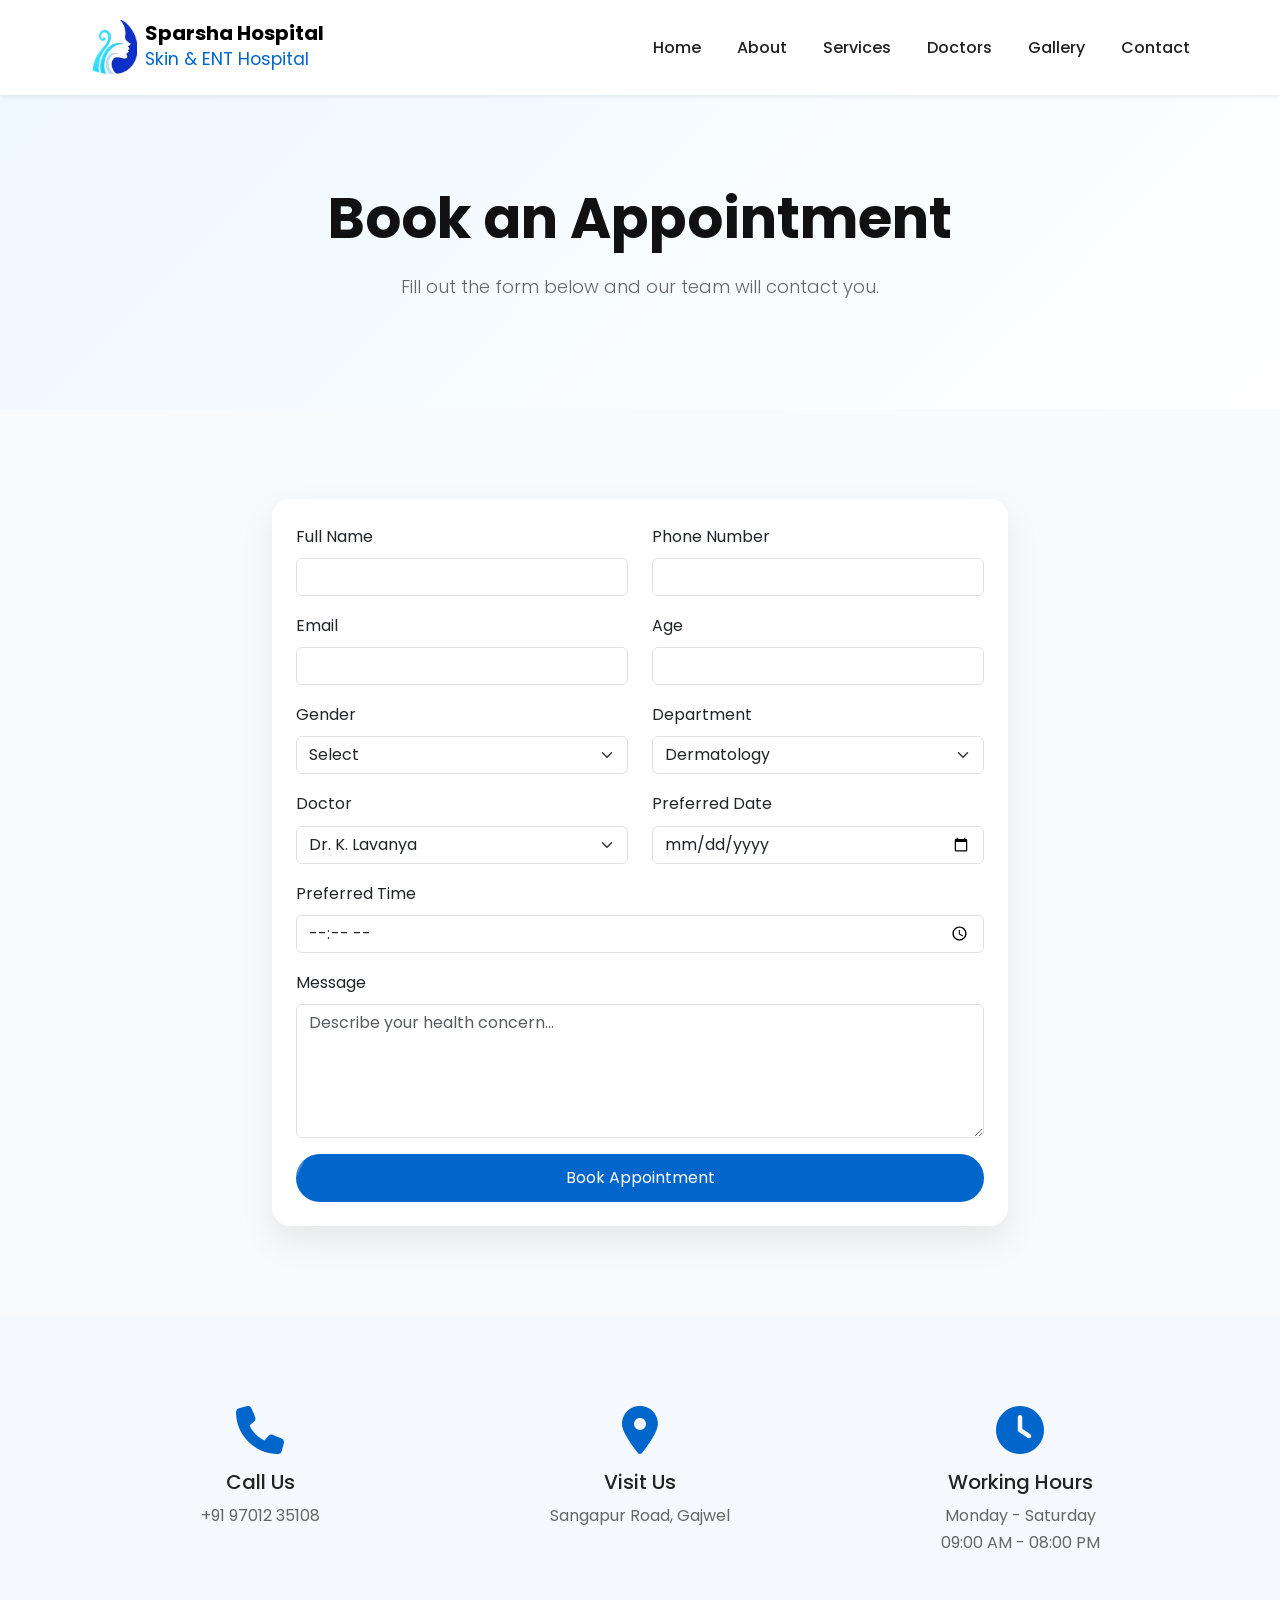
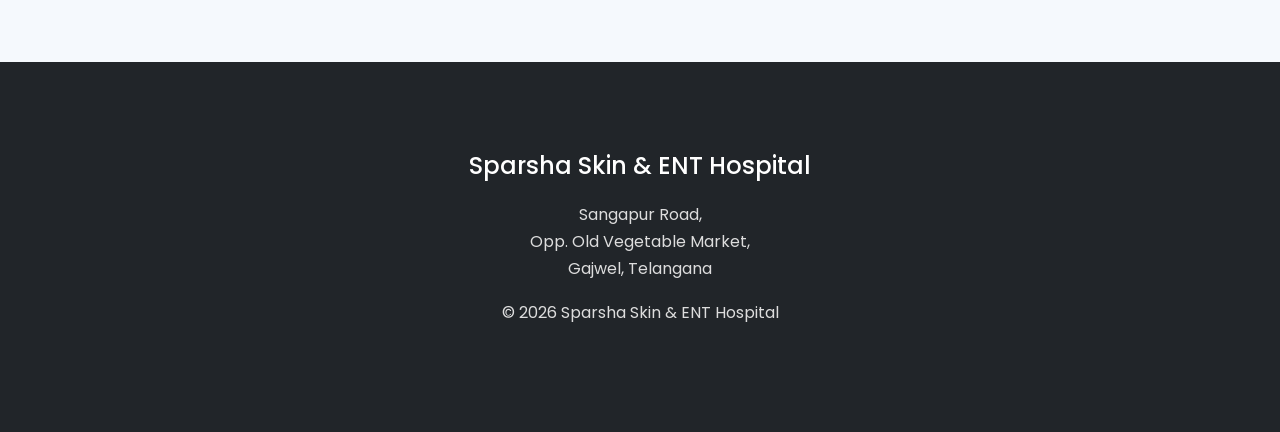
<file: appointment.html>
<link rel="stylesheet" href="css/animations.css">
<!DOCTYPE html>
<html lang="en">

<head>

<meta charset="UTF-8">
<meta name="viewport" content="width=device-width, initial-scale=1.0">

<title>Book Appointment | Sparsha Skin & ENT Hospital</title>

<!-- Bootstrap -->
<link href="https://cdn.jsdelivr.net/npm/bootstrap@5.3.7/dist/css/bootstrap.min.css" rel="stylesheet">

<!-- Font Awesome -->
<link rel="stylesheet" href="https://cdnjs.cloudflare.com/ajax/libs/font-awesome/6.7.2/css/all.min.css">

<!-- Google Font -->
<link href="https://fonts.googleapis.com/css2?family=Poppins:wght@300;400;500;600;700&display=swap" rel="stylesheet">

<link rel="stylesheet" href="css/style.css">
<link rel="stylesheet" href="css/responsive.css">

</head>

<body>
    <!-- ================= PRELOADER ================= -->

<div id="preloader">

    <div class="loader-box">

        <img src="images/logo.png"
             alt="Sparsha Hospital Logo"
             class="loader-logo">

        <div class="loader-circle"></div>

        <h4>Sparsha Hospital</h4>

        <p>Loading...</p>

    </div>

</div>

<!-- NAVBAR -->

<nav class="navbar navbar-expand-lg navbar-light bg-white shadow-sm sticky-top">

<div class="container">

<a class="navbar-brand d-flex align-items-center" href="index.html">

<img src="images/logo.png" width="55">

<div class="ms-2">

<h5 class="mb-0">Sparsha Hospital</h5>

<small class="text-primary">Skin & ENT Hospital</small>

</div>

</a>

<button class="navbar-toggler"
data-bs-toggle="collapse"
data-bs-target="#menu">

<span class="navbar-toggler-icon"></span>

</button>

<div class="collapse navbar-collapse" id="menu">

<ul class="navbar-nav ms-auto">

<li class="nav-item"><a class="nav-link" href="index.html">Home</a></li>
<li class="nav-item"><a class="nav-link" href="about.html">About</a></li>
<li class="nav-item"><a class="nav-link" href="services.html">Services</a></li>
<li class="nav-item"><a class="nav-link" href="doctors.html">Doctors</a></li>
<li class="nav-item"><a class="nav-link" href="gallery.html">Gallery</a></li>
<li class="nav-item"><a class="nav-link" href="contact.html">Contact</a></li>

</ul>

</div>

</div>

</nav>

<!-- PAGE HEADER -->

<section class="hero">

<div class="container text-center">

<h1 class="fw-bold">

Book an Appointment

</h1>

<p class="lead">

Fill out the form below and our team will contact you.

</p>

</div>

</section>

<!-- APPOINTMENT FORM -->

<section class="py-5">

<div class="container">

<div class="row justify-content-center">

<div class="col-lg-8">

<div class="card shadow p-4">

<form action="php/appointment.php" method="POST">

<div class="row">

<div class="col-md-6 mb-3">

<label class="form-label">Full Name</label>

<input type="text"
class="form-control"
name="name"
required>

</div>

<div class="col-md-6 mb-3">

<label class="form-label">Phone Number</label>

<input type="tel"
class="form-control"
name="phone"
required>

</div>

<div class="col-md-6 mb-3">

<label class="form-label">Email</label>

<input type="email"
class="form-control"
name="email">

</div>

<div class="col-md-6 mb-3">

<label class="form-label">Age</label>

<input type="number"
class="form-control"
name="age">

</div>

<div class="col-md-6 mb-3">

<label class="form-label">Gender</label>

<select class="form-select" name="gender">

<option>Select</option>

<option>Male</option>

<option>Female</option>

<option>Other</option>

</select>

</div>

<div class="col-md-6 mb-3">

<label class="form-label">Department</label>

<select class="form-select" name="department">

<option>Dermatology</option>

<option>ENT</option>

</select>

</div>

<div class="col-md-6 mb-3">

<label class="form-label">Doctor</label>

<select class="form-select" name="doctor">

<option>Dr. K. Lavanya</option>

<option>Dr. S. SHEIK</option>

<option>Dr. B. Raghavendra Goud</option>

</select>

</div>

<div class="col-md-6 mb-3">

<label class="form-label">Preferred Date</label>

<input type="date"
class="form-control"
name="date">

</div>

<div class="col-md-12 mb-3">

<label class="form-label">Preferred Time</label>

<input type="time"
class="form-control"
name="time">

</div>

<div class="col-md-12 mb-3">

<label class="form-label">Message</label>

<textarea
class="form-control"
rows="5"
name="message"
placeholder="Describe your health concern..."></textarea>

</div>

<div class="col-12">

<button class="btn btn-primary w-100">

Book Appointment

</button>

</div>

</div>

</form>

</div>

</div>

</div>

</div>

</section>

<!-- CONTACT INFO -->

<section class="bg-light py-5">

<div class="container">

<div class="row text-center">

<div class="col-md-4">

<i class="fa-solid fa-phone fa-3x text-primary mb-3"></i>

<h5>Call Us</h5>

<p>+91 97012 35108</p>

</div>

<div class="col-md-4">

<i class="fa-solid fa-location-dot fa-3x text-primary mb-3"></i>

<h5>Visit Us</h5>

<p>Sangapur Road, Gajwel</p>

</div>

<div class="col-md-4">

<i class="fa-solid fa-clock fa-3x text-primary mb-3"></i>

<h5>Working Hours</h5>

<p>Monday - Saturday<br>09:00 AM - 08:00 PM</p>

</div>

</div>

</div>

</section>

<!-- FOOTER -->

<footer class="bg-dark text-white py-5">

<div class="container text-center">

<h4>Sparsha Skin & ENT Hospital</h4>

<p>

Sangapur Road,<br>
Opp. Old Vegetable Market,<br>
Gajwel, Telangana

</p>

<p>

© 2026 Sparsha Skin & ENT Hospital

</p>

</div>

</footer>

<script src="https://cdn.jsdelivr.net/npm/bootstrap@5.3.7/dist/js/bootstrap.bundle.min.js"></script>

<script src="js/script.js"></script>

</body>

</html>
</file>
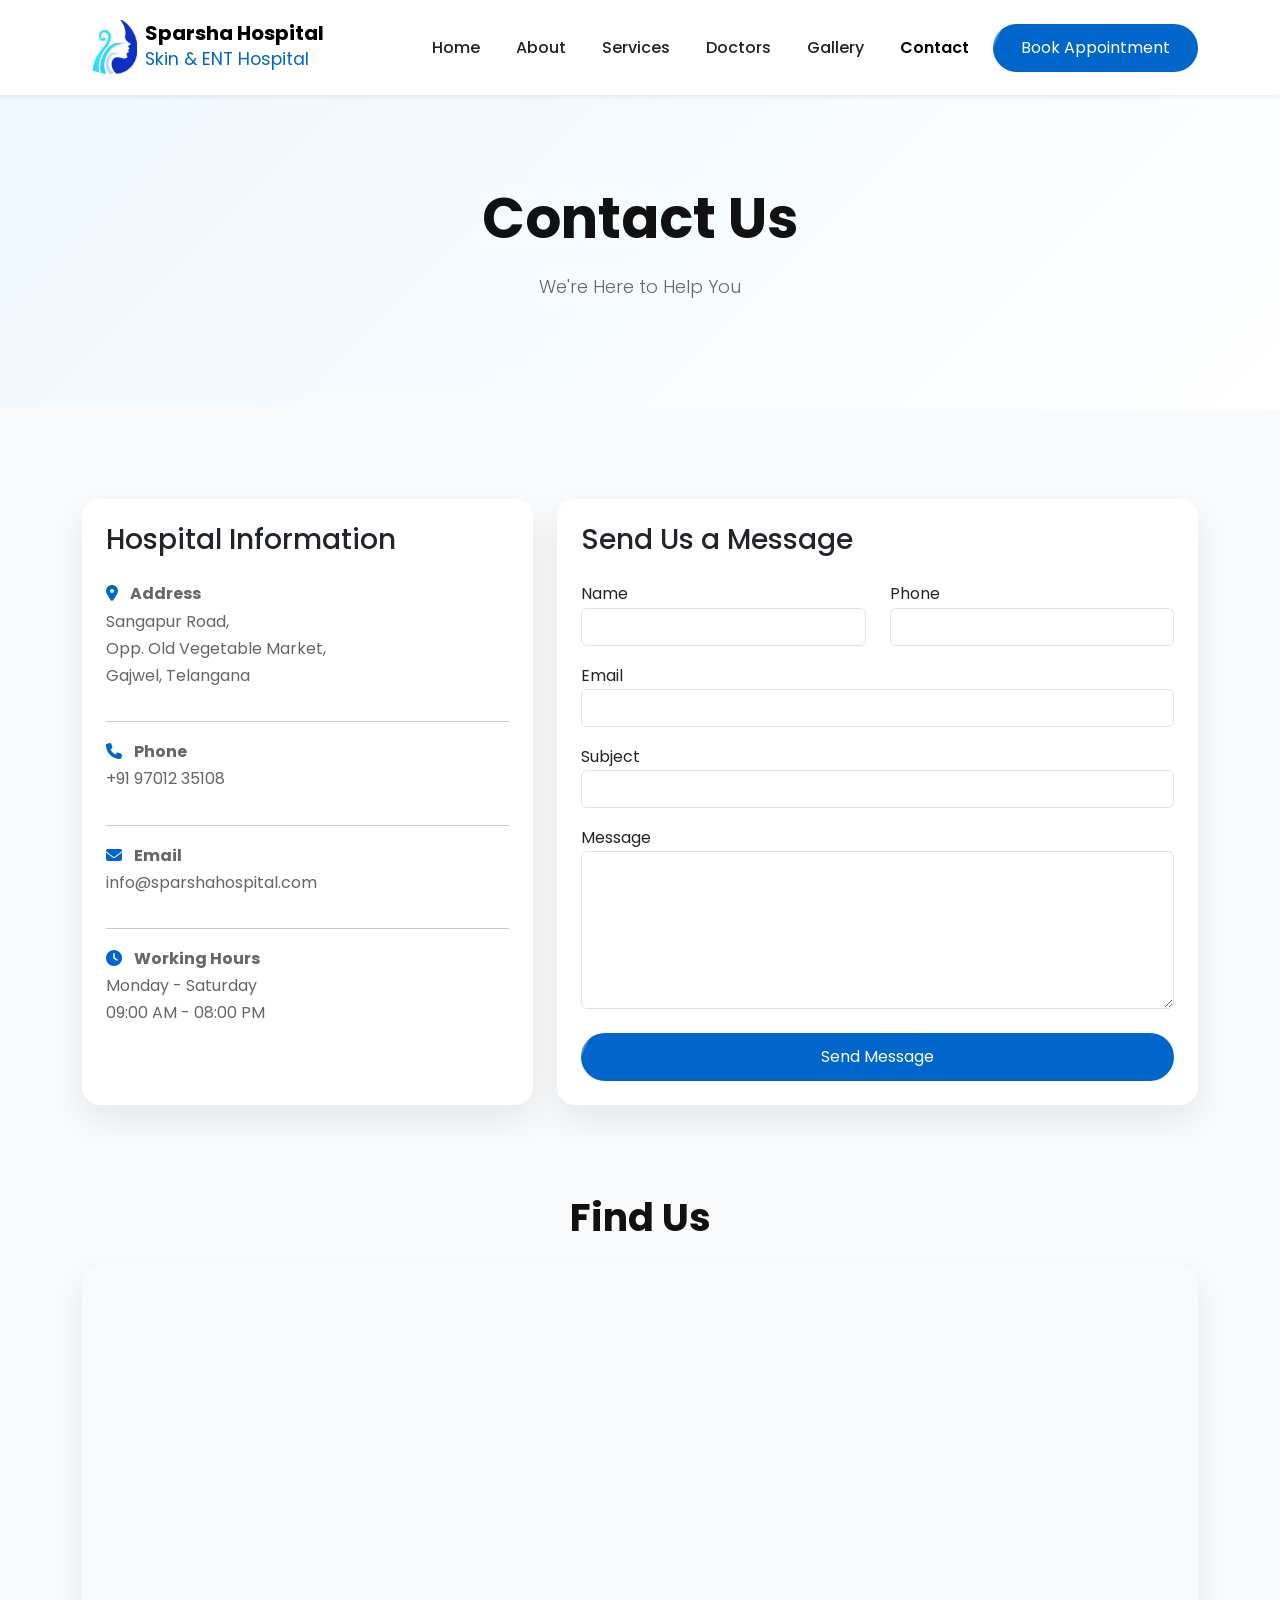
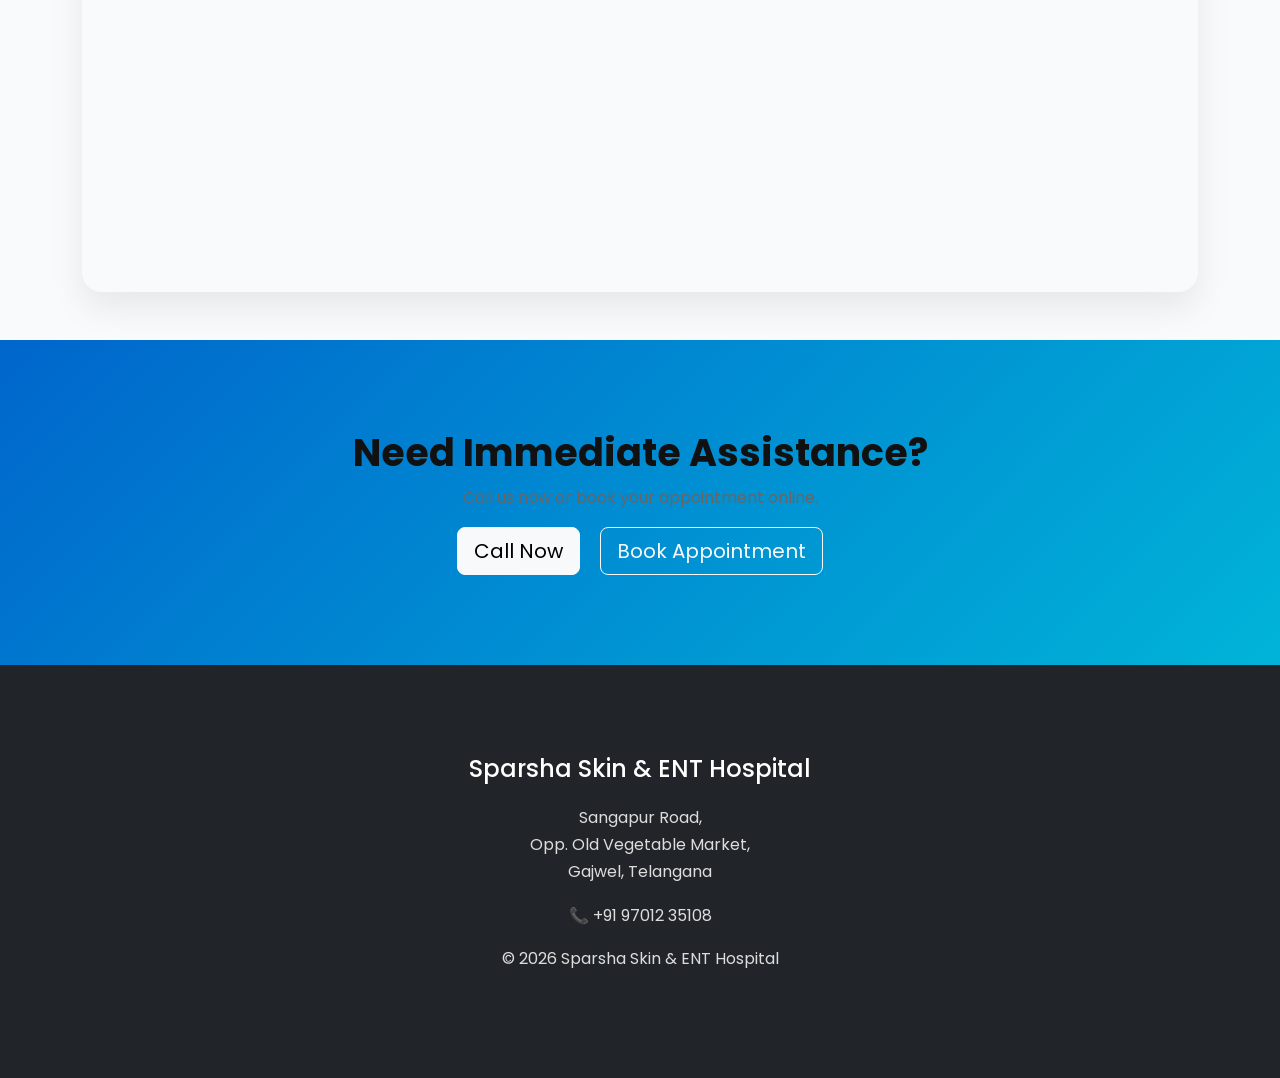
<file: contact.html>
<link rel="stylesheet" href="css/animations.css">
<!DOCTYPE html>
<html lang="en">

<head>

    <meta charset="UTF-8">
    <meta name="viewport" content="width=device-width, initial-scale=1.0">

    <title>Contact Us | Sparsha Skin & ENT Hospital</title>

    <!-- Bootstrap -->
    <link href="https://cdn.jsdelivr.net/npm/bootstrap@5.3.7/dist/css/bootstrap.min.css" rel="stylesheet">

    <!-- Font Awesome -->
    <link rel="stylesheet"
        href="https://cdnjs.cloudflare.com/ajax/libs/font-awesome/6.7.2/css/all.min.css">

    <!-- Google Fonts -->
    <link href="https://fonts.googleapis.com/css2?family=Poppins:wght@300;400;500;600;700&display=swap"
        rel="stylesheet">

    <link rel="stylesheet" href="css/style.css">
    <link rel="stylesheet" href="css/responsive.css">

</head>

<body>

    <!-- ================= PRELOADER ================= -->

<div id="preloader">

    <div class="loader-box">

        <img src="images/logo.png"
             alt="Sparsha Hospital Logo"
             class="loader-logo">

        <div class="loader-circle"></div>

        <h4>Sparsha Hospital</h4>

        <p>Loading...</p>

    </div>

</div>

<!-- ================= NAVBAR ================= -->

<nav class="navbar navbar-expand-lg navbar-light bg-white shadow-sm sticky-top">

<div class="container">

<a class="navbar-brand d-flex align-items-center" href="index.html">

<img src="images/logo.png" width="55">

<div class="ms-2">

<h5 class="mb-0">Sparsha Hospital</h5>

<small class="text-primary">Skin & ENT Hospital</small>

</div>

</a>

<button class="navbar-toggler" data-bs-toggle="collapse" data-bs-target="#menu">

<span class="navbar-toggler-icon"></span>

</button>

<div class="collapse navbar-collapse" id="menu">

<ul class="navbar-nav ms-auto">

<li class="nav-item"><a class="nav-link" href="index.html">Home</a></li>
<li class="nav-item"><a class="nav-link" href="about.html">About</a></li>
<li class="nav-item"><a class="nav-link" href="services.html">Services</a></li>
<li class="nav-item"><a class="nav-link" href="doctors.html">Doctors</a></li>
<li class="nav-item"><a class="nav-link" href="gallery.html">Gallery</a></li>
<li class="nav-item"><a class="nav-link active" href="contact.html">Contact</a></li>

</ul>

<a href="appointment.html" class="btn btn-primary ms-lg-3">

Book Appointment

</a>

</div>

</div>

</nav>

<!-- ================= PAGE HEADER ================= -->

<section class="hero">

<div class="container text-center">

<h1 class="fw-bold">

Contact Us

</h1>

<p class="lead">

We're Here to Help You

</p>

</div>

</section>

<!-- ================= CONTACT INFO ================= -->

<section class="py-5">

<div class="container">

<div class="row g-4">

<div class="col-lg-5">

<div class="card shadow p-4 h-100">

<h3 class="mb-4">

Hospital Information

</h3>

<p>

<i class="fa-solid fa-location-dot text-primary me-2"></i>

<strong>Address</strong><br>

Sangapur Road,<br>

Opp. Old Vegetable Market,<br>

Gajwel, Telangana

</p>

<hr>

<p>

<i class="fa-solid fa-phone text-primary me-2"></i>

<strong>Phone</strong><br>

+91 97012 35108

</p>

<hr>

<p>

<i class="fa-solid fa-envelope text-primary me-2"></i>

<strong>Email</strong><br>

info@sparshahospital.com

</p>

<hr>

<p>

<i class="fa-solid fa-clock text-primary me-2"></i>

<strong>Working Hours</strong><br>

Monday - Saturday<br>

09:00 AM - 08:00 PM

</p>

</div>

</div>

<!-- CONTACT FORM -->

<div class="col-lg-7">

<div class="card shadow p-4">

<h3 class="mb-4">

Send Us a Message

</h3>

<form action="php/contact.php" method="POST">

<div class="row">

<div class="col-md-6 mb-3">

<label>Name</label>

<input type="text"
class="form-control"
name="name"
required>

</div>

<div class="col-md-6 mb-3">

<label>Phone</label>

<input type="tel"
class="form-control"
name="phone"
required>

</div>

<div class="col-md-12 mb-3">

<label>Email</label>

<input type="email"
class="form-control"
name="email">

</div>

<div class="col-md-12 mb-3">

<label>Subject</label>

<input type="text"
class="form-control"
name="subject">

</div>

<div class="col-md-12 mb-4">

<label>Message</label>

<textarea
class="form-control"
rows="6"
name="message"
required></textarea>

</div>

<div class="col-md-12">

<button class="btn btn-primary w-100">

Send Message

</button>

</div>

</div>

</form>

</div>

</div>

</div>

</div>

</section>

<!-- ================= GOOGLE MAP ================= -->

<section class="pb-5">

<div class="container">

<h2 class="text-center mb-4">

Find Us

</h2>

<div class="ratio ratio-16x9 shadow rounded">

<iframe
src="https://www.google.com/maps?q=Gajwel,+Telangana&output=embed"
style="border:0;"
allowfullscreen
loading="lazy">

</iframe>

</div>

</div>

</section>

<!-- ================= CTA ================= -->

<section class="bg-primary text-white py-5">

<div class="container text-center">

<h2>

Need Immediate Assistance?

</h2>

<p>

Call us now or book your appointment online.

</p>

<a href="tel:+919701235108"
class="btn btn-light btn-lg me-3">

Call Now

</a>

<a href="appointment.html"
class="btn btn-outline-light btn-lg">

Book Appointment

</a>

</div>

</section>

<!-- ================= FOOTER ================= -->

<footer class="bg-dark text-white py-5">

<div class="container text-center">

<h4>

Sparsha Skin & ENT Hospital

</h4>

<p>

Sangapur Road,<br>

Opp. Old Vegetable Market,<br>

Gajwel, Telangana

</p>

<p>

📞 +91 97012 35108

</p>

<p>

© 2026 Sparsha Skin & ENT Hospital

</p>

</div>

</footer>

<script src="https://cdn.jsdelivr.net/npm/bootstrap@5.3.7/dist/js/bootstrap.bundle.min.js"></script>

<script src="js/script.js"></script>

</body>

</html>
</file>
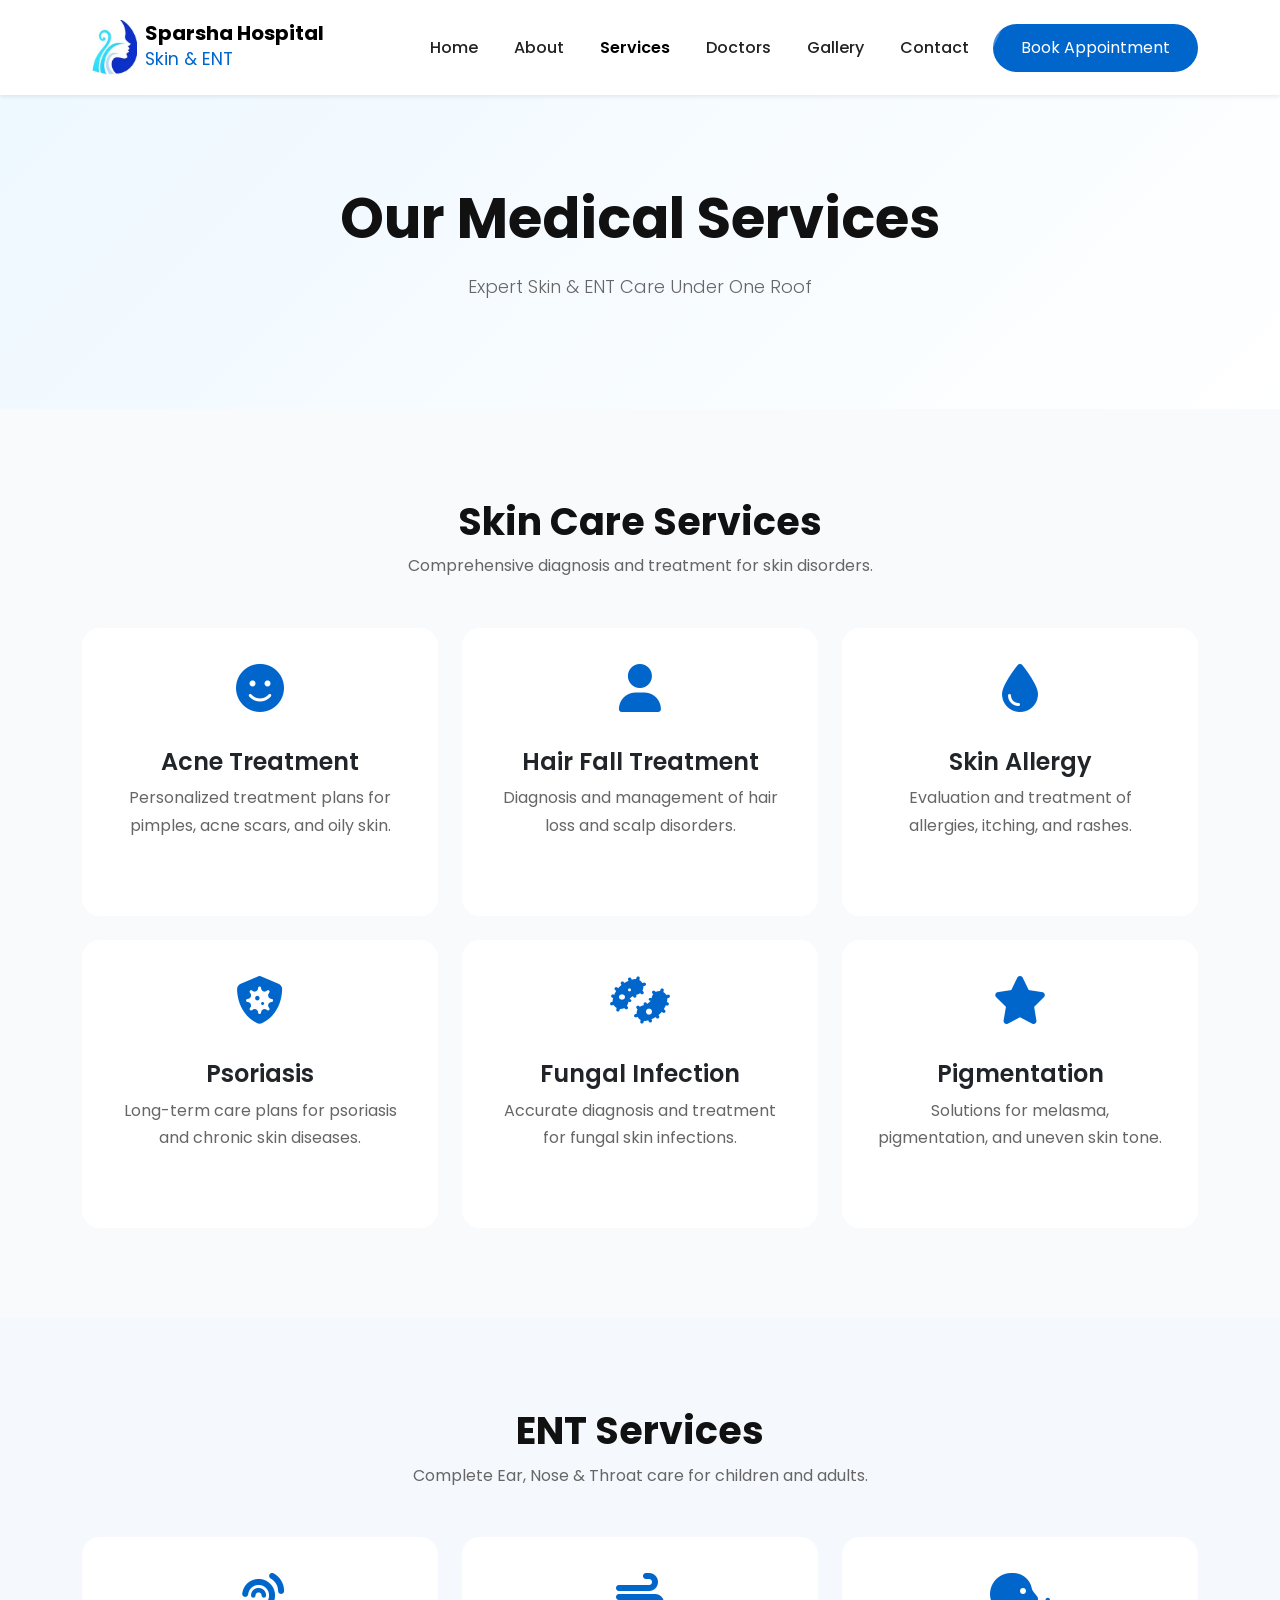
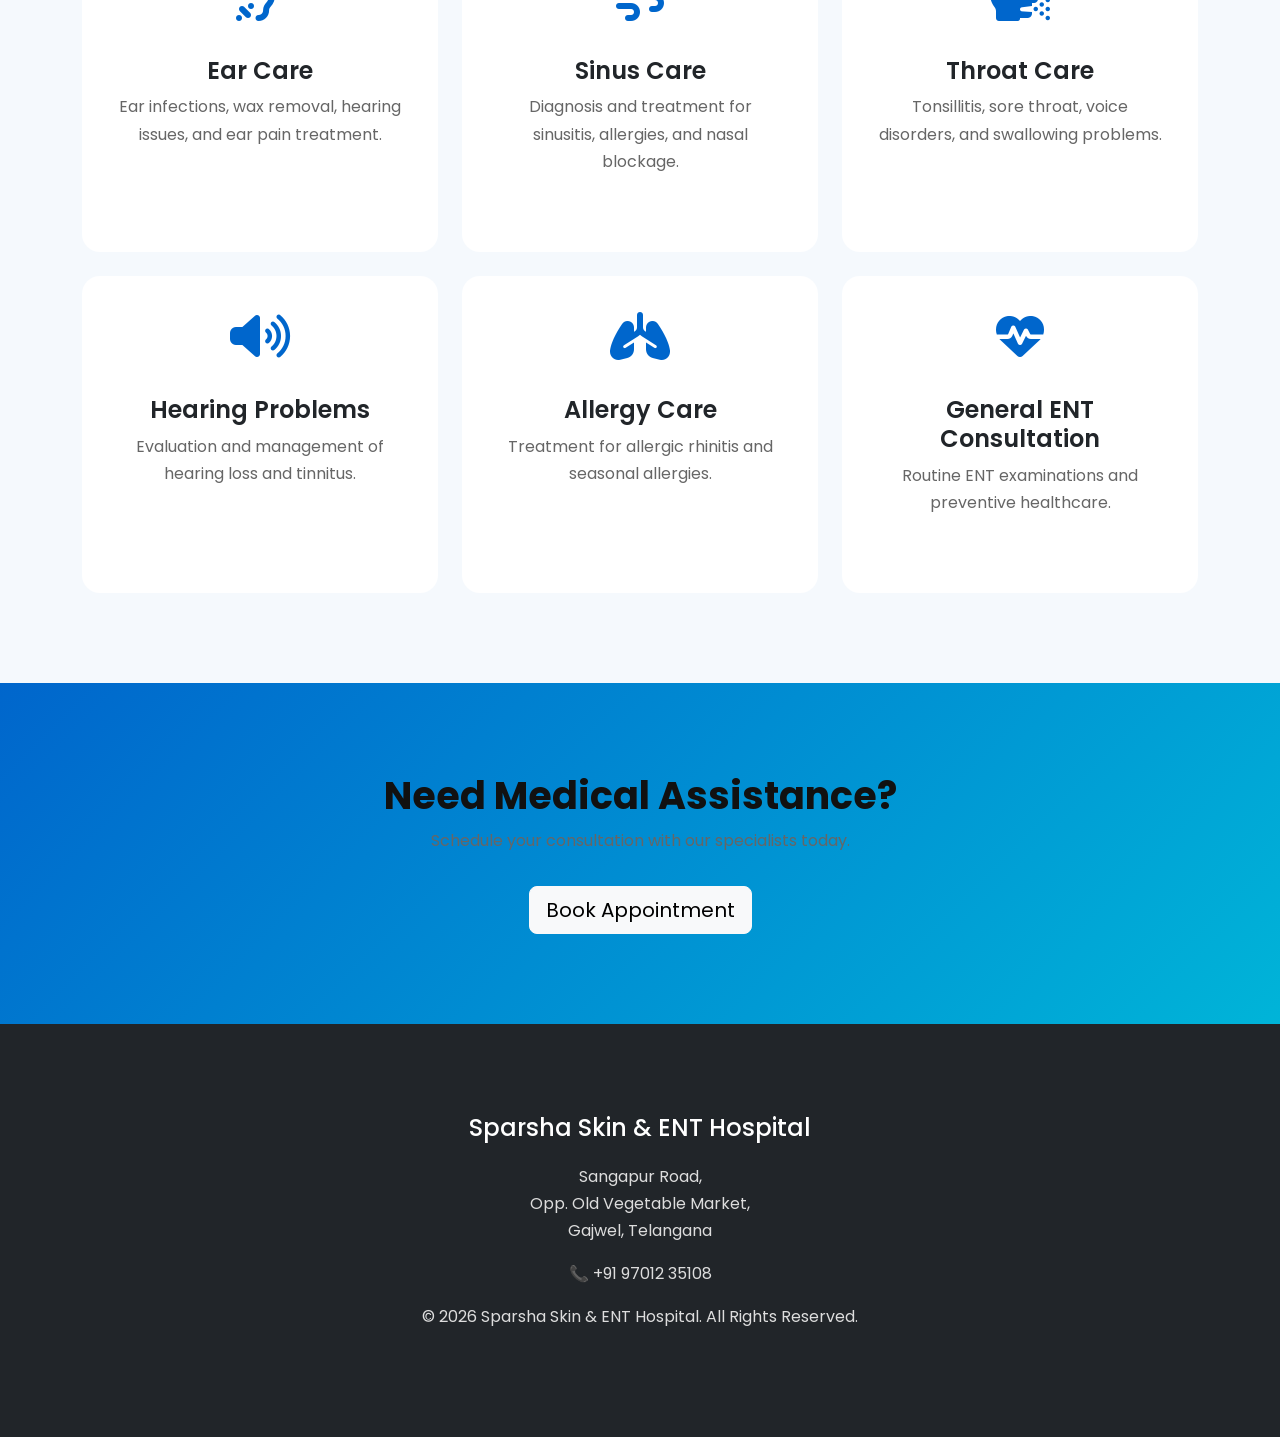
<file: services.html>
<link rel="stylesheet" href="css/animations.css">
<!DOCTYPE html>
<html lang="en">

<head>

<meta charset="UTF-8">
<meta name="viewport" content="width=device-width, initial-scale=1.0">

<title>Our Services | Sparsha Skin & ENT Hospital</title>

<!-- Bootstrap -->
<link href="https://cdn.jsdelivr.net/npm/bootstrap@5.3.7/dist/css/bootstrap.min.css" rel="stylesheet">

<!-- Font Awesome -->
<link rel="stylesheet"
href="https://cdnjs.cloudflare.com/ajax/libs/font-awesome/6.7.2/css/all.min.css">

<!-- Google Font -->
<link href="https://fonts.googleapis.com/css2?family=Poppins:wght@300;400;500;600;700&display=swap"
rel="stylesheet">

<link rel="stylesheet" href="css/style.css">
<link rel="stylesheet" href="css/responsive.css">

</head>

<body>
    <!-- ================= PRELOADER ================= -->

<div id="preloader">

    <div class="loader-box">

        <img src="images/logo.png"
             alt="Sparsha Hospital Logo"
             class="loader-logo">

        <div class="loader-circle"></div>

        <h4>Sparsha Hospital</h4>

        <p>Loading...</p>

    </div>

</div>

<!-- ================= NAVBAR ================= -->

<nav class="navbar navbar-expand-lg navbar-light bg-white shadow-sm sticky-top">

<div class="container">

<a class="navbar-brand d-flex align-items-center" href="index.html">

<img src="images/logo.png" width="55">

<div class="ms-2">

<h5 class="mb-0">Sparsha Hospital</h5>

<small class="text-primary">Skin & ENT</small>

</div>

</a>

<button class="navbar-toggler"
data-bs-toggle="collapse"
data-bs-target="#menu">

<span class="navbar-toggler-icon"></span>

</button>

<div class="collapse navbar-collapse"
id="menu">

<ul class="navbar-nav ms-auto">

<li class="nav-item"><a class="nav-link" href="index.html">Home</a></li>

<li class="nav-item"><a class="nav-link" href="about.html">About</a></li>

<li class="nav-item"><a class="nav-link active" href="services.html">Services</a></li>

<li class="nav-item"><a class="nav-link" href="doctors.html">Doctors</a></li>

<li class="nav-item"><a class="nav-link" href="gallery.html">Gallery</a></li>

<li class="nav-item"><a class="nav-link" href="contact.html">Contact</a></li>

</ul>

<a href="appointment.html" class="btn btn-primary ms-lg-3">

Book Appointment

</a>

</div>

</div>

</nav>

<!-- ================= PAGE HEADER ================= -->

<section class="hero">

<div class="container text-center">

<h1 class="fw-bold">

Our Medical Services

</h1>

<p class="lead">

Expert Skin & ENT Care Under One Roof

</p>

</div>

</section>

<!-- ================= SKIN SERVICES ================= -->

<section class="py-5">

<div class="container">

<div class="text-center mb-5">

<h2>Skin Care Services</h2>

<p>Comprehensive diagnosis and treatment for skin disorders.</p>

</div>

<div class="row g-4">

<div class="col-md-4">
<div class="card service-card h-100 text-center">
<div class="card-body">
<i class="fa-solid fa-face-smile fa-3x text-primary mb-3"></i>
<h4>Acne Treatment</h4>
<p>Personalized treatment plans for pimples, acne scars, and oily skin.</p>
</div>
</div>
</div>

<div class="col-md-4">
<div class="card service-card h-100 text-center">
<div class="card-body">
<i class="fa-solid fa-user fa-3x text-primary mb-3"></i>
<h4>Hair Fall Treatment</h4>
<p>Diagnosis and management of hair loss and scalp disorders.</p>
</div>
</div>
</div>

<div class="col-md-4">
<div class="card service-card h-100 text-center">
<div class="card-body">
<i class="fa-solid fa-droplet fa-3x text-primary mb-3"></i>
<h4>Skin Allergy</h4>
<p>Evaluation and treatment of allergies, itching, and rashes.</p>
</div>
</div>
</div>

<div class="col-md-4">
<div class="card service-card h-100 text-center">
<div class="card-body">
<i class="fa-solid fa-shield-virus fa-3x text-primary mb-3"></i>
<h4>Psoriasis</h4>
<p>Long-term care plans for psoriasis and chronic skin diseases.</p>
</div>
</div>
</div>

<div class="col-md-4">
<div class="card service-card h-100 text-center">
<div class="card-body">
<i class="fa-solid fa-bacteria fa-3x text-primary mb-3"></i>
<h4>Fungal Infection</h4>
<p>Accurate diagnosis and treatment for fungal skin infections.</p>
</div>
</div>
</div>

<div class="col-md-4">
<div class="card service-card h-100 text-center">
<div class="card-body">
<i class="fa-solid fa-star fa-3x text-primary mb-3"></i>
<h4>Pigmentation</h4>
<p>Solutions for melasma, pigmentation, and uneven skin tone.</p>
</div>
</div>
</div>

</div>

</div>

</section>

<!-- ================= ENT SERVICES ================= -->

<section class="py-5 bg-light">

<div class="container">

<div class="text-center mb-5">

<h2>ENT Services</h2>

<p>Complete Ear, Nose & Throat care for children and adults.</p>

</div>

<div class="row g-4">

<div class="col-md-4">
<div class="card service-card h-100 text-center">
<div class="card-body">
<i class="fa-solid fa-ear-listen fa-3x text-primary mb-3"></i>
<h4>Ear Care</h4>
<p>Ear infections, wax removal, hearing issues, and ear pain treatment.</p>
</div>
</div>
</div>

<div class="col-md-4">
<div class="card service-card h-100 text-center">
<div class="card-body">
<i class="fa-solid fa-wind fa-3x text-primary mb-3"></i>
<h4>Sinus Care</h4>
<p>Diagnosis and treatment for sinusitis, allergies, and nasal blockage.</p>
</div>
</div>
</div>

<div class="col-md-4">
<div class="card service-card h-100 text-center">
<div class="card-body">
<i class="fa-solid fa-head-side-cough fa-3x text-primary mb-3"></i>
<h4>Throat Care</h4>
<p>Tonsillitis, sore throat, voice disorders, and swallowing problems.</p>
</div>
</div>
</div>

<div class="col-md-4">
<div class="card service-card h-100 text-center">
<div class="card-body">
<i class="fa-solid fa-volume-high fa-3x text-primary mb-3"></i>
<h4>Hearing Problems</h4>
<p>Evaluation and management of hearing loss and tinnitus.</p>
</div>
</div>
</div>

<div class="col-md-4">
<div class="card service-card h-100 text-center">
<div class="card-body">
<i class="fa-solid fa-lungs fa-3x text-primary mb-3"></i>
<h4>Allergy Care</h4>
<p>Treatment for allergic rhinitis and seasonal allergies.</p>
</div>
</div>
</div>

<div class="col-md-4">
<div class="card service-card h-100 text-center">
<div class="card-body">
<i class="fa-solid fa-heart-pulse fa-3x text-primary mb-3"></i>
<h4>General ENT Consultation</h4>
<p>Routine ENT examinations and preventive healthcare.</p>
</div>
</div>
</div>

</div>

</div>

</section>

<!-- ================= APPOINTMENT CTA ================= -->

<section class="bg-primary text-white py-5">

<div class="container text-center">

<h2>Need Medical Assistance?</h2>

<p>Schedule your consultation with our specialists today.</p>

<a href="appointment.html"
class="btn btn-light btn-lg mt-3">

Book Appointment

</a>

</div>

</section>

<!-- ================= FOOTER ================= -->

<footer class="bg-dark text-white py-5">

<div class="container text-center">

<h4>Sparsha Skin & ENT Hospital</h4>

<p>

Sangapur Road,<br>
Opp. Old Vegetable Market,<br>
Gajwel, Telangana

</p>

<p>

📞 +91 97012 35108

</p>

<p>

© 2026 Sparsha Skin & ENT Hospital. All Rights Reserved.

</p>

</div>

</footer>

<script src="https://cdn.jsdelivr.net/npm/bootstrap@5.3.7/dist/js/bootstrap.bundle.min.js"></script>

<script src="js/script.js"></script>

</body>

</html>
</file>
<file: css/animations.css>
/* ==========================================
   SPARSHA HOSPITAL
   ANIMATIONS.CSS
========================================== */

/* Fade In */
@keyframes fadeIn {
    from {
        opacity: 0;
    }
    to {
        opacity: 1;
    }
}

.fade-in {
    animation: fadeIn 1s ease-in-out;
}

/* Fade Up */
@keyframes fadeUp {
    from {
        opacity: 0;
        transform: translateY(40px);
    }
    to {
        opacity: 1;
        transform: translateY(0);
    }
}

.fade-up {
    animation: fadeUp 1s ease forwards;
}

/* Fade Down */
@keyframes fadeDown {
    from {
        opacity: 0;
        transform: translateY(-40px);
    }
    to {
        opacity: 1;
        transform: translateY(0);
    }
}

.fade-down {
    animation: fadeDown 1s ease forwards;
}

/* Fade Left */
@keyframes fadeLeft {
    from {
        opacity: 0;
        transform: translateX(-50px);
    }
    to {
        opacity: 1;
        transform: translateX(0);
    }
}

.fade-left {
    animation: fadeLeft 1s ease forwards;
}

/* Fade Right */
@keyframes fadeRight {
    from {
        opacity: 0;
        transform: translateX(50px);
    }
    to {
        opacity: 1;
        transform: translateX(0);
    }
}

.fade-right {
    animation: fadeRight 1s ease forwards;
}

/* Zoom In */
@keyframes zoomIn {
    from {
        opacity: 0;
        transform: scale(.8);
    }
    to {
        opacity: 1;
        transform: scale(1);
    }
}

.zoom-in {
    animation: zoomIn .8s ease forwards;
}

/* Zoom Out */
@keyframes zoomOut {
    from {
        opacity: 0;
        transform: scale(1.2);
    }
    to {
        opacity: 1;
        transform: scale(1);
    }
}

.zoom-out {
    animation: zoomOut .8s ease forwards;
}

/* Floating Effect */
@keyframes floating {
    0% {
        transform: translateY(0);
    }

    50% {
        transform: translateY(-15px);
    }

    100% {
        transform: translateY(0);
    }
}

.float {
    animation: floating 4s ease-in-out infinite;
}

/* Pulse */
@keyframes pulse {

    0% {
        transform: scale(1);
    }

    50% {
        transform: scale(1.08);
    }

    100% {
        transform: scale(1);
    }

}

.pulse {
    animation: pulse 2s infinite;
}

/* Bounce */

@keyframes bounce {

    0%,20%,50%,80%,100%{
        transform:translateY(0);
    }

    40%{
        transform:translateY(-15px);
    }

    60%{
        transform:translateY(-8px);
    }

}

.bounce{
    animation:bounce 2s infinite;
}

/* Rotate */

@keyframes rotate360{

    from{
        transform:rotate(0deg);
    }

    to{
        transform:rotate(360deg);
    }

}

.rotate{
    animation:rotate360 8s linear infinite;
}

/* Shine Button */

.btn-primary{

    position:relative;
    overflow:hidden;

}

.btn-primary::before{

    content:"";
    position:absolute;
    top:0;
    left:-100%;
    width:100%;
    height:100%;
    background:rgba(255,255,255,.25);
    transform:skewX(-25deg);
    transition:.7s;

}

.btn-primary:hover::before{

    left:120%;

}

/* Card Hover */

.service-card,
.card{

    transition:.4s ease;

}

.service-card:hover,
.card:hover{

    transform:translateY(-10px);

    box-shadow:0 20px 40px rgba(0,0,0,.12);

}

/* Image Hover */

.gallery-img{

    overflow:hidden;

}

.gallery-img img{

    transition:.5s;

}

.gallery-img:hover img{

    transform:scale(1.1);

}

/* Social Icons */

.social-icon{

    width:45px;
    height:45px;
    border-radius:50%;
    display:flex;
    align-items:center;
    justify-content:center;
    transition:.3s;

}

.social-icon:hover{

    transform:translateY(-6px) rotate(360deg);

}

/* Navbar Animation */

.navbar{

    transition:.35s ease;

}

/* Hero Text */

.hero h1{

    animation:fadeLeft 1s ease;

}

.hero p{

    animation:fadeRight 1.2s ease;

}

.hero img{

    animation:floating 4s infinite;

}

/* Loading Spinner */

.loader{

    width:60px;
    height:60px;
    border:6px solid #eaeaea;
    border-top:6px solid #0066cc;
    border-radius:50%;

    animation:rotate360 1s linear infinite;

}

/* Scroll Animation Delay */

.delay-1{
    animation-delay:.2s;
}

.delay-2{
    animation-delay:.4s;
}

.delay-3{
    animation-delay:.6s;
}

.delay-4{
    animation-delay:.8s;
}

.delay-5{
    animation-delay:1s;
}
/* ==========================================
   PRELOADER
========================================== */

#preloader{

    position:fixed;
    top:0;
    left:0;

    width:100%;
    height:100%;

    background:#ffffff;

    display:flex;
    justify-content:center;
    align-items:center;

    z-index:99999;

    transition:opacity .5s ease,
               visibility .5s ease;

}

.loader-box{

    text-align:center;

}

.loader-logo{

    width:90px;
    margin-bottom:20px;

    animation:floatLogo 2s ease-in-out infinite;

}

.loader-circle{

    width:60px;
    height:60px;

    margin:20px auto;

    border:5px solid #e6e6e6;
    border-top:5px solid #0066cc;

    border-radius:50%;

    animation:spin .9s linear infinite;

}

.loader-box h4{

    font-weight:700;
    color:#0066cc;
    margin-top:10px;

}

.loader-box p{

    color:#666;
    font-size:15px;

}

/* Hide */

#preloader.hide{

    opacity:0;
    visibility:hidden;

}

/* Rotation */

@keyframes spin{

    from{

        transform:rotate(0deg);

    }

    to{

        transform:rotate(360deg);

    }

}

/* Floating Logo */

@keyframes floatLogo{

    0%{

        transform:translateY(0);

    }

    50%{

        transform:translateY(-10px);

    }

    100%{

        transform:translateY(0);

    }

}
</file>
<file: css/style.css>
/* ==========================================
   SPARSHA SKIN & ENT HOSPITAL
   Main Stylesheet
========================================== */

*{
    margin:0;
    padding:0;
    box-sizing:border-box;
}

html{
    scroll-behavior:smooth;
}

body{
    font-family:'Poppins',sans-serif;
    background:#f8fafc;
    color:#222;
    line-height:1.7;
}

/* ==========================================
   COLORS
========================================== */

:root{

    --primary:#0066cc;
    --secondary:#00b4d8;
    --dark:#222;
    --white:#ffffff;
    --light:#f8fafc;
    --gray:#6c757d;

}

/* ==========================================
   NAVBAR
========================================== */

.navbar{

    background:#fff;
    padding:15px 0;
    transition:.3s;

}

.navbar-brand h5{

    font-size:20px;
    font-weight:700;
    margin-bottom:0;

}

.nav-link{

    color:#222;
    margin-left:20px;
    font-weight:500;
    transition:.3s;

}

.nav-link:hover{

    color:var(--primary);

}

.nav-link.active{

    color:var(--primary);
    font-weight:600;

}

/* ==========================================
   BUTTONS
========================================== */

.btn-primary{

    background:var(--primary);
    border:none;
    border-radius:50px;
    padding:12px 28px;
    transition:.3s;

}

.btn-primary:hover{

    background:#004fb3;
    transform:translateY(-3px);

}

.btn-outline-primary{

    border-radius:50px;
    padding:12px 28px;

}

/* ==========================================
   HERO
========================================== */

.hero{

    padding:90px 0;
    background:linear-gradient(135deg,#eef8ff,#ffffff);

}

.hero h1{

    font-size:56px;
    font-weight:700;
    color:#111;
    line-height:1.2;

}

.hero p{

    margin-top:20px;
    color:#666;
    font-size:18px;

}

.hero-img{

    max-width:100%;
    animation:float 4s ease-in-out infinite;

}

@keyframes float{

    0%{
        transform:translateY(0);
    }

    50%{
        transform:translateY(-15px);
    }

    100%{
        transform:translateY(0);
    }

}

/* ==========================================
   SECTION TITLE
========================================== */

section h2{

    font-size:38px;
    font-weight:700;
    color:#111;

}

section p{

    color:#666;

}

/* ==========================================
   SERVICE CARD
========================================== */

.service-card{

    border:none;
    border-radius:15px;
    transition:.4s;
    padding:20px;
    margin-bottom:25px;

}

.service-card:hover{

    transform:translateY(-10px);
    box-shadow:0 15px 40px rgba(0,0,0,.12);

}

.service-card i{

    color:var(--primary);

}

.service-card h4{

    margin-top:20px;
    font-weight:600;

}

/* ==========================================
   DOCTOR CARD
========================================== */

.card{

    border:none;
    border-radius:18px;
    overflow:hidden;
    transition:.4s;

}

.card img{

    height:380px;
    object-fit:cover;

}

.card:hover{

    transform:translateY(-8px);

    box-shadow:0 20px 45px rgba(0,0,0,.12);

}

/* ==========================================
   ABOUT IMAGE
========================================== */

img{

    max-width:100%;

}

.rounded{

    border-radius:20px !important;

}

/* ==========================================
   CTA
========================================== */

.bg-primary{

    background:linear-gradient(
    135deg,
    var(--primary),
    var(--secondary)
    ) !important;

}

/* ==========================================
   FOOTER
========================================== */

footer{

    background:#0d1b2a;

}

footer h4,
footer h5{

    color:#fff;
    margin-bottom:20px;

}

footer p{

    color:#ddd;

}

footer a{

    color:#ddd;
    text-decoration:none;
    transition:.3s;

}

footer a:hover{

    color:#fff;
    padding-left:5px;

}

footer ul li{

    margin-bottom:10px;

}

/* ==========================================
   SHADOW
========================================== */

.shadow{

    box-shadow:0 15px 35px rgba(0,0,0,.08)!important;

}

/* ==========================================
   BADGE
========================================== */

.badge{

    padding:12px 20px;
    border-radius:50px;
    font-size:14px;

}

/* ==========================================
   SPACING
========================================== */

.py-5{

    padding-top:90px!important;
    padding-bottom:90px!important;

}

/* ==========================================
   SCROLLBAR
========================================== */

::-webkit-scrollbar{

    width:10px;

}

::-webkit-scrollbar-thumb{

    background:var(--primary);
    border-radius:20px;

}

::-webkit-scrollbar-track{

    background:#eee;

}

/* ==========================================
   IMAGE HOVER
========================================== */

img{

    transition:.4s;

}

img:hover{

    transform:scale(1.02);

}

/* ==========================================
   UTILITIES
========================================== */

.text-primary{

    color:var(--primary)!important;

}

.bg-light{

    background:#f5f9fd!important;

}

.lead{

    font-size:19px;

}
</file>
<file: css/responsive.css>
/* ==========================================
   LARGE DEVICES (1200px and below)
========================================== */

@media (max-width:1200px){

.hero h1{
    font-size:48px;
}

.hero{
    padding:80px 0;
}

}

/* ==========================================
   LAPTOPS (992px and below)
========================================== */

@media (max-width:992px){

.navbar-brand h5{
    font-size:18px;
}

.nav-link{
    margin-left:0;
    margin-top:10px;
}

.hero{
    text-align:center;
    padding:70px 0;
}

.hero h1{
    font-size:42px;
}

.hero-img{
    margin-top:40px;
    max-width:80%;
}

.hero .btn{
    margin-bottom:15px;
}

section h2{
    font-size:32px;
}

.card img{
    height:320px;
}

}

/* ==========================================
   TABLETS (768px and below)
========================================== */

@media (max-width:768px){

.hero{
    padding:60px 0;
}

.hero h1{
    font-size:34px;
}

.hero p{
    font-size:16px;
}

.hero-img{
    max-width:90%;
}

.py-5{
    padding-top:70px !important;
    padding-bottom:70px !important;
}

section h2{
    font-size:28px;
}

.card{
    margin-bottom:25px;
}

.service-card{
    margin-bottom:25px;
}

footer{
    text-align:center;
}

footer .col-lg-4{
    margin-bottom:30px;
}

.navbar-brand img{
    width:45px;
}

}

/* ==========================================
   MOBILE (576px and below)
========================================== */

@media (max-width:576px){

.hero{
    padding:50px 0;
}

.hero h1{
    font-size:28px;
    line-height:1.3;
}

.hero p{
    font-size:15px;
}

.hero .btn{
    width:100%;
    margin-bottom:15px;
}

.hero-img{
    margin-top:30px;
}

.badge{
    font-size:12px;
    padding:10px 16px;
}

section h2{
    font-size:24px;
}

.card img{
    height:260px;
}

.btn-primary,
.btn-outline-primary{
    width:100%;
}

.navbar-brand h5{
    font-size:16px;
}

.navbar-brand small{
    font-size:12px;
}

footer h4,
footer h5{
    font-size:20px;
}

footer p,
footer a{
    font-size:14px;
}

}

/* ==========================================
   EXTRA SMALL DEVICES (400px and below)
========================================== */

@media (max-width:400px){

.hero h1{
    font-size:24px;
}

.hero p{
    font-size:14px;
}

.hero-img{
    max-width:100%;
}

.navbar-brand img{
    width:40px;
}

.navbar-brand h5{
    font-size:15px;
}

.navbar-brand small{
    font-size:11px;
}

section h2{
    font-size:22px;
}

.card img{
    height:220px;
}

}

/* ==========================================
   LANDSCAPE MOBILE
========================================== */

@media (max-height:500px) and (orientation:landscape){

.hero{
    padding:40px 0;
}

.hero h1{
    font-size:30px;
}

.hero-img{
    max-width:60%;
}

}
</file>
